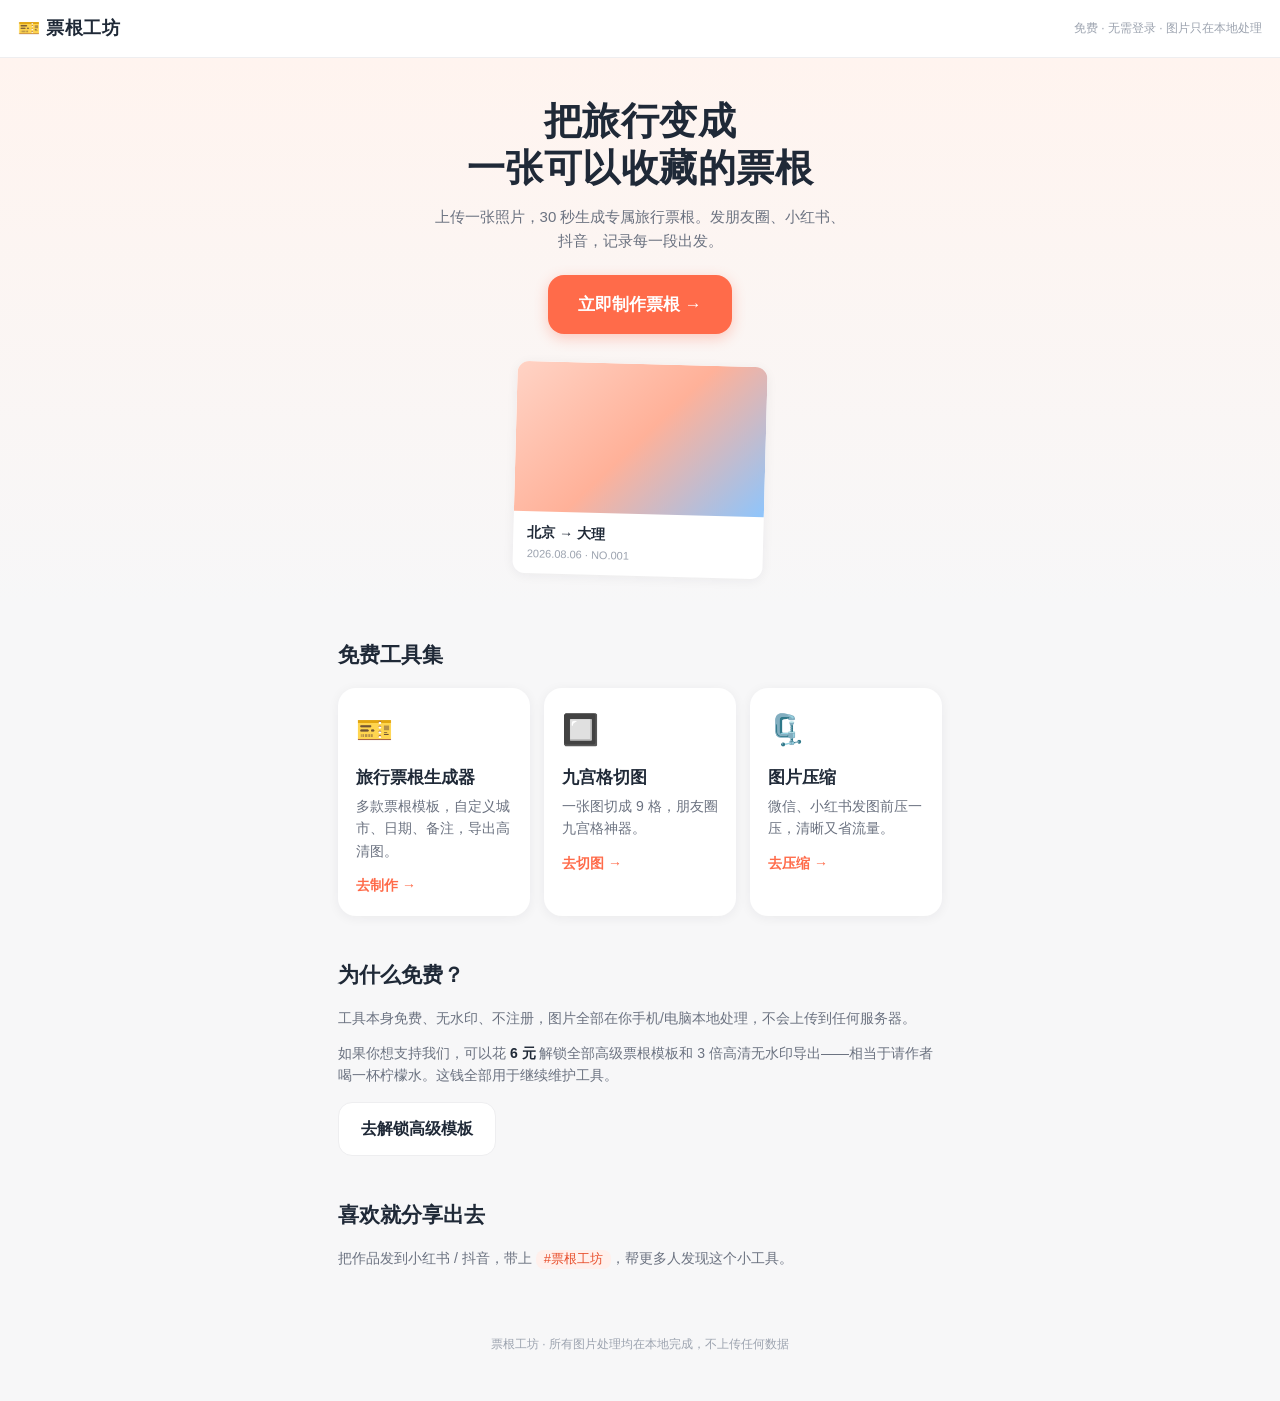
<file: index.html>
<!DOCTYPE html>
<html lang="zh-CN">
<head>
  <meta charset="UTF-8">
  <meta name="viewport" content="width=device-width, initial-scale=1, viewport-fit=cover">
  <meta name="theme-color" content="#FF6B4A">
  <meta name="description" content="旅行票根生成器 - 把旅行照片变成一张值得收藏的票根，还有九宫格切图和图片压缩工具，全部免费使用。">
  <meta property="og:title" content="票根工坊 - 把旅行变成一张票根">
  <meta property="og:description" content="30 秒生成专属旅行票根，免费在线工具，图片只在本地处理。">
  <meta property="og:type" content="website">
  <meta property="og:image" content="assets/og-cover.png">
  <meta name="twitter:card" content="summary_large_image">
  <title>票根工坊 - 把旅行变成一张票根</title>
  <link rel="manifest" href="manifest.webmanifest">
  <link rel="icon" href="assets/icon.svg" type="image/svg+xml">
  <link rel="apple-touch-icon" href="assets/icon-192.png">
  <link rel="stylesheet" href="css/style.css">
</head>
<body>
  <header class="site-header">
    <div class="logo">🎫 票根工坊</div>
    <div class="header-tag">免费 · 无需登录 · 图片只在本地处理</div>
  </header>

  <main>
    <section class="hero">
      <h1>把旅行变成<br>一张可以收藏的票根</h1>
      <p class="hero-sub">上传一张照片，30 秒生成专属旅行票根。发朋友圈、小红书、抖音，记录每一段出发。</p>
      <a class="btn btn-primary btn-lg" href="ticket.html">立即制作票根 →</a>
      <div class="hero-demo" aria-hidden="true">
        <div class="demo-card">
          <div class="demo-photo"></div>
          <div class="demo-info">
            <span class="demo-city">北京 → 大理</span>
            <span class="demo-date">2026.08.06 · NO.001</span>
          </div>
        </div>
      </div>
    </section>

    <section class="tools">
      <h2>免费工具集</h2>
      <div class="tool-grid">
        <a class="tool-card" href="ticket.html">
          <div class="tool-icon">🎫</div>
          <h3>旅行票根生成器</h3>
          <p>多款票根模板，自定义城市、日期、备注，导出高清图。</p>
          <span class="tool-cta">去制作 →</span>
        </a>
        <a class="tool-card" href="grid.html">
          <div class="tool-icon">🔲</div>
          <h3>九宫格切图</h3>
          <p>一张图切成 9 格，朋友圈九宫格神器。</p>
          <span class="tool-cta">去切图 →</span>
        </a>
        <a class="tool-card" href="compress.html">
          <div class="tool-icon">🗜️</div>
          <h3>图片压缩</h3>
          <p>微信、小红书发图前压一压，清晰又省流量。</p>
          <span class="tool-cta">去压缩 →</span>
        </a>
      </div>
    </section>

    <section class="why-free">
      <h2>为什么免费？</h2>
      <p>工具本身免费、无水印、不注册，图片全部在你手机/电脑本地处理，不会上传到任何服务器。</p>
      <p>如果你想支持我们，可以花 <strong>6 元</strong> 解锁全部高级票根模板和 3 倍高清无水印导出——相当于请作者喝一杯柠檬水。这钱全部用于继续维护工具。</p>
      <a class="btn btn-outline" href="ticket.html#unlock">去解锁高级模板</a>
    </section>

    <section class="share">
      <h2>喜欢就分享出去</h2>
      <p>把作品发到小红书 / 抖音，带上 <code>#票根工坊</code>，帮更多人发现这个小工具。</p>
    </section>
  </main>

  <footer class="site-footer">
    <p>票根工坊 · 所有图片处理均在本地完成，不上传任何数据</p>
  </footer>

  <script src="js/common.js"></script>
</body>
</html>
</file>
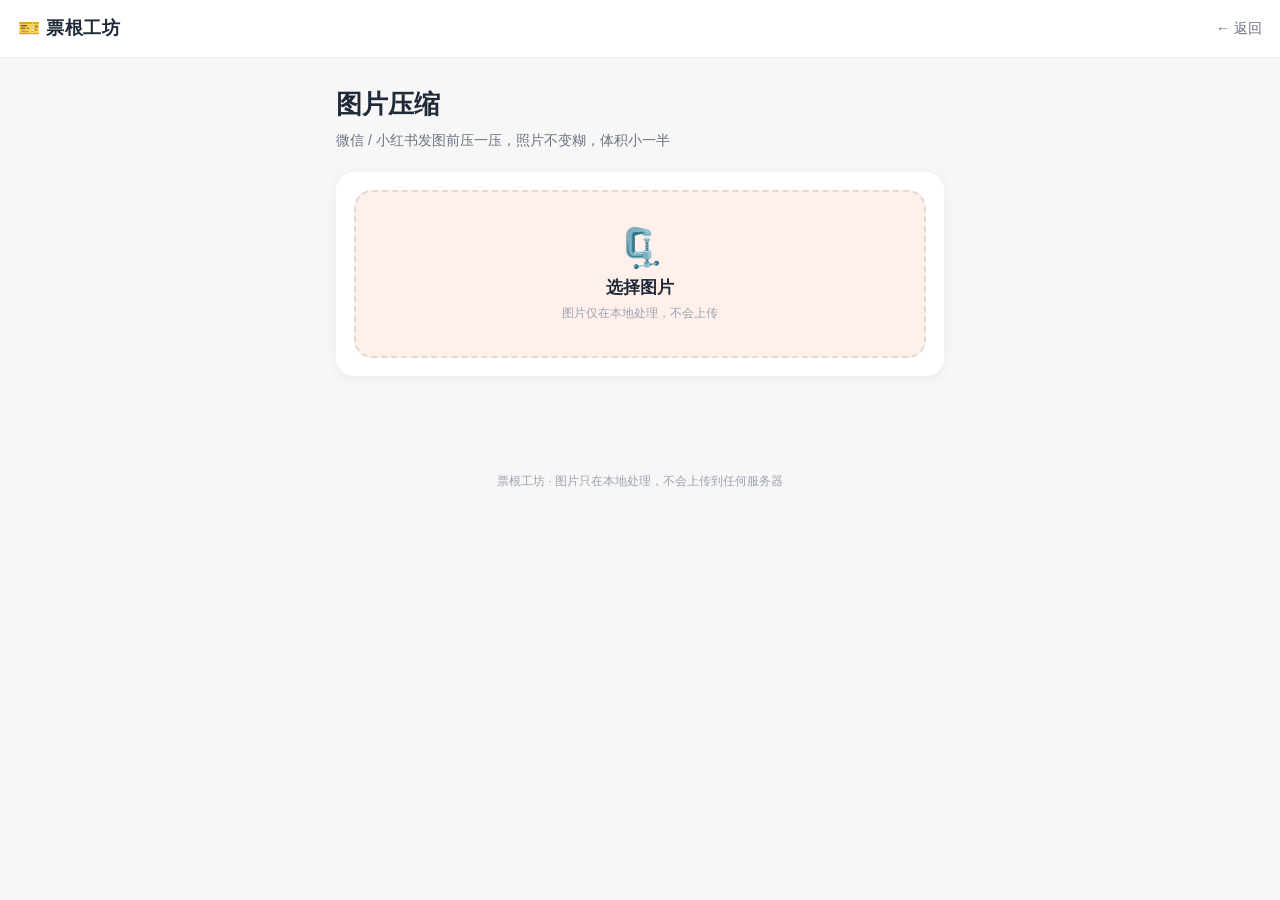
<file: compress.html>
<!DOCTYPE html>
<html lang="zh-CN">
<head>
  <meta charset="UTF-8">
  <meta name="viewport" content="width=device-width, initial-scale=1, viewport-fit=cover">
  <meta name="theme-color" content="#FF6B4A">
  <meta name="description" content="免费在线图片压缩工具 - 压缩图片体积，保持清晰度，完全本地处理。">
  <title>图片压缩 - 票根工坊</title>
  <link rel="manifest" href="manifest.webmanifest">
  <link rel="icon" href="assets/icon.svg" type="image/svg+xml">
  <link rel="apple-touch-icon" href="assets/icon-192.png">
  <link rel="stylesheet" href="css/style.css">
</head>
<body>
  <header class="site-header">
    <a class="logo" href="index.html">🎫 票根工坊</a>
    <a class="back-link" href="index.html">← 返回</a>
  </header>

  <main class="page-main">
    <h1 class="page-title">图片压缩</h1>
    <p class="page-desc">微信 / 小红书发图前压一压，照片不变糊，体积小一半</p>

    <section class="step-card">
      <input type="file" id="compressInput" accept="image/*" hidden>
      <button class="upload-btn" id="compressUploadBtn" type="button">
        <span class="upload-icon">🗜️</span>
        <span>选择图片</span>
        <small>图片仅在本地处理，不会上传</small>
      </button>
    </section>

    <section class="step-card" id="compressEditor" hidden>
      <div class="field-group">
        <label for="qualityRange">压缩质量：<span id="qualityValue">70</span>%</label>
        <input type="range" id="qualityRange" min="20" max="100" value="70">
      </div>
      <div class="field-group">
        <label for="maxWidthRange">最大宽度：<span id="maxWidthValue">1920</span>px</label>
        <input type="range" id="maxWidthRange" min="480" max="3840" step="120" value="1920">
      </div>
      <div class="compress-preview" id="compressPreview"></div>
      <div class="size-compare" id="sizeCompare"></div>
      <div class="btn-row">
        <button class="btn btn-primary btn-block" id="compressDownload" type="button">下载压缩后的图片</button>
      </div>
    </section>
  </main>

  <footer class="site-footer">
    <p>票根工坊 · 图片只在本地处理，不会上传到任何服务器</p>
  </footer>

  <script src="js/common.js"></script>
  <script src="js/compress.js"></script>
</body>
</html>
</file>
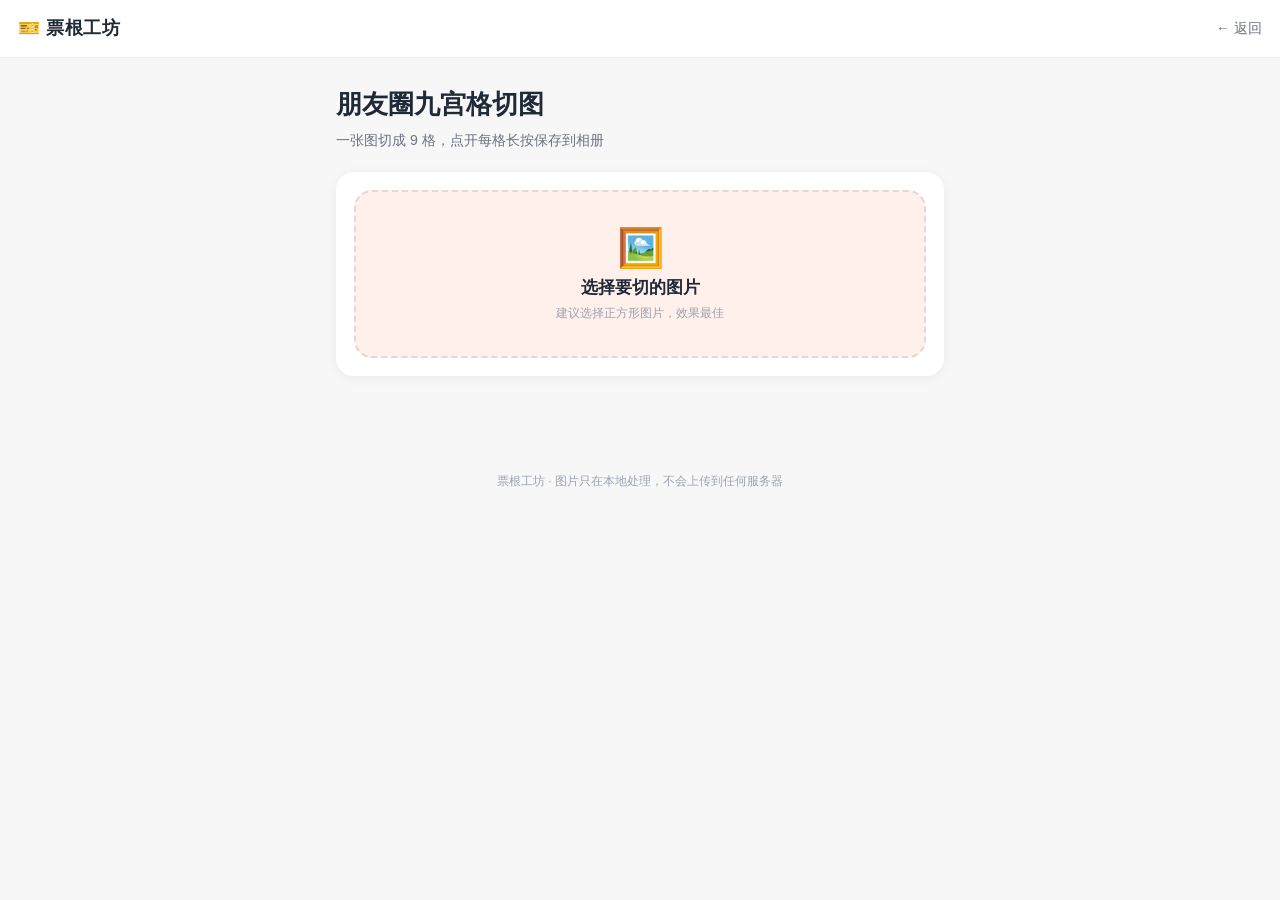
<file: grid.html>
<!DOCTYPE html>
<html lang="zh-CN">
<head>
  <meta charset="UTF-8">
  <meta name="viewport" content="width=device-width, initial-scale=1, viewport-fit=cover">
  <meta name="theme-color" content="#FF6B4A">
  <meta name="description" content="朋友圈九宫格切图工具 - 一张图切成 9 格，长按即可保存。">
  <title>九宫格切图 - 票根工坊</title>
  <link rel="manifest" href="manifest.webmanifest">
  <link rel="icon" href="assets/icon.svg" type="image/svg+xml">
  <link rel="apple-touch-icon" href="assets/icon-192.png">
  <link rel="stylesheet" href="css/style.css">
</head>
<body>
  <header class="site-header">
    <a class="logo" href="index.html">🎫 票根工坊</a>
    <a class="back-link" href="index.html">← 返回</a>
  </header>

  <main class="page-main">
    <h1 class="page-title">朋友圈九宫格切图</h1>
    <p class="page-desc">一张图切成 9 格，点开每格长按保存到相册</p>

    <section class="step-card">
      <input type="file" id="gridInput" accept="image/*" hidden>
      <button class="upload-btn" id="gridUploadBtn" type="button">
        <span class="upload-icon">🖼️</span>
        <span>选择要切的图片</span>
        <small>建议选择正方形图片，效果最佳</small>
      </button>
    </section>

    <section class="step-card" id="gridEditor" hidden>
      <div class="field-group">
        <label>切分方式</label>
        <div class="segment-row" id="gridModeRow">
          <button class="segment active" data-mode="3" type="button">3 × 3</button>
          <button class="segment" data-mode="2" type="button">2 × 2</button>
          <button class="segment" data-mode="4" type="button">4 × 3</button>
        </div>
      </div>
      <div class="grid-preview" id="gridPreview"></div>
      <div class="btn-row">
        <button class="btn btn-primary btn-block" id="gridSaveAll" type="button">依次下载全部（9 张）</button>
      </div>
      <p class="tiny-note">手机上点击「依次下载」会逐张保存；也可以长按下面任意一张单独保存。</p>
    </section>
  </main>

  <footer class="site-footer">
    <p>票根工坊 · 图片只在本地处理，不会上传到任何服务器</p>
  </footer>

  <script src="js/common.js"></script>
  <script src="js/grid.js"></script>
</body>
</html>
</file>
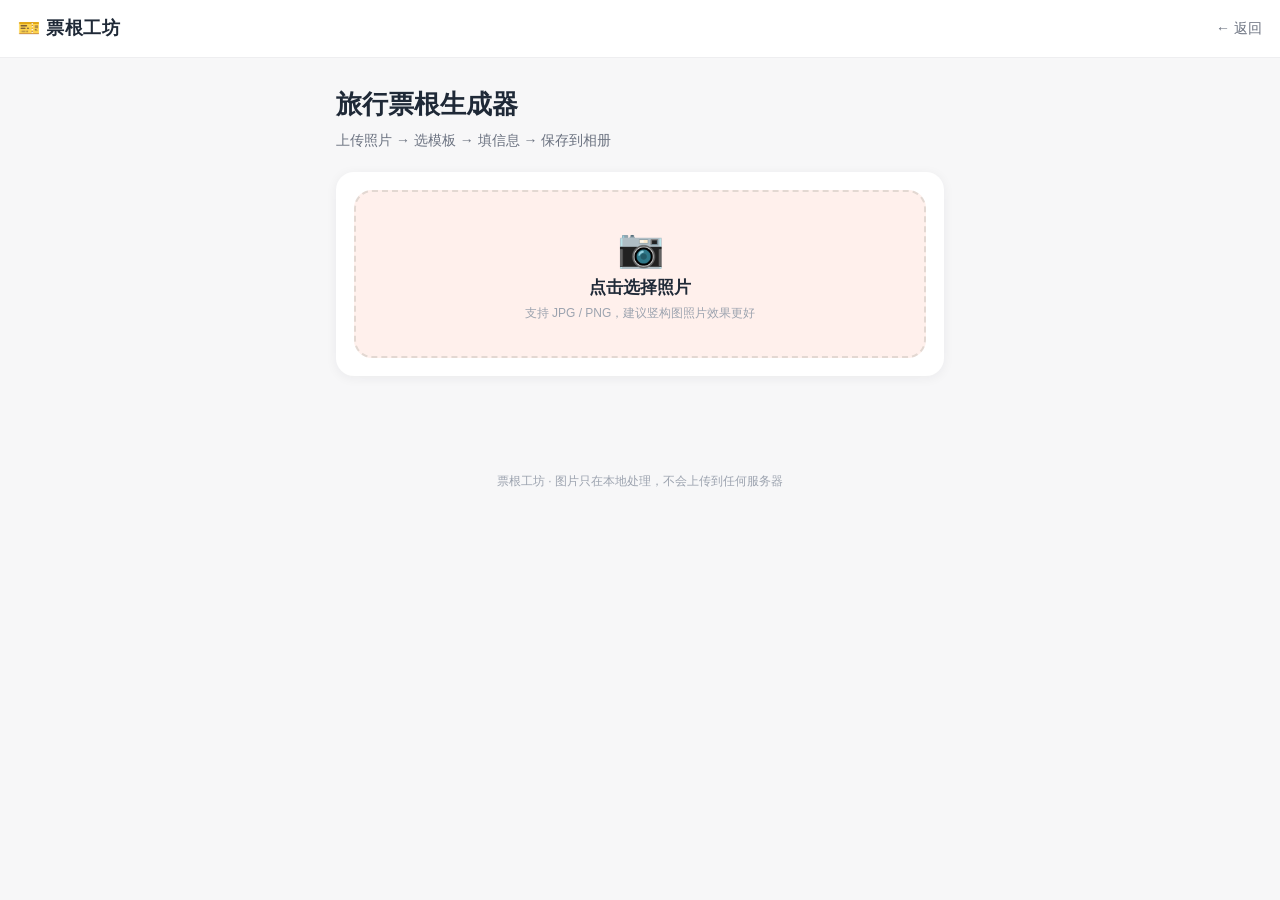
<file: ticket.html>
<!DOCTYPE html>
<html lang="zh-CN">
<head>
  <meta charset="UTF-8">
  <meta name="viewport" content="width=device-width, initial-scale=1, viewport-fit=cover">
  <meta name="theme-color" content="#FF6B4A">
  <meta name="description" content="旅行票根生成器 - 上传照片，自定义城市、日期、备注，一键生成高清旅行票根。">
  <meta property="og:title" content="票根工坊 - 把旅行变成一张票根">
  <meta property="og:description" content="30 秒生成专属旅行票根，免费在线工具，图片只在本地处理。">
  <meta property="og:type" content="website">
  <meta property="og:image" content="assets/og-cover.png">
  <meta name="twitter:card" content="summary_large_image">
  <title>旅行票根生成器 - 票根工坊</title>
  <link rel="manifest" href="manifest.webmanifest">
  <link rel="icon" href="assets/icon.svg" type="image/svg+xml">
  <link rel="apple-touch-icon" href="assets/icon-192.png">
  <link rel="stylesheet" href="css/style.css">
</head>
<body>
  <header class="site-header">
    <a class="logo" href="index.html">🎫 票根工坊</a>
    <a class="back-link" href="index.html">← 返回</a>
  </header>

  <main class="page-main">
    <h1 class="page-title">旅行票根生成器</h1>
    <p class="page-desc">上传照片 → 选模板 → 填信息 → 保存到相册</p>

    <section class="step-card upload-card" id="uploadCard">
      <input type="file" id="photoInput" accept="image/*" hidden>
      <button class="upload-btn" id="uploadBtn" type="button">
        <span class="upload-icon">📷</span>
        <span>点击选择照片</span>
        <small>支持 JPG / PNG，建议竖构图照片效果更好</small>
      </button>
    </section>

    <section class="step-card editor-card" id="editorCard" hidden>
      <div class="preview-wrap">
        <canvas id="previewCanvas"></canvas>
      </div>

      <div class="field-group">
        <label>票根模板</label>
        <div class="template-row" id="templateRow"></div>
        <div class="template-lock-hint" id="templateLockHint" hidden>🔒 高级模板：解锁后可用</div>
      </div>

      <div class="field-group">
        <label for="cityInput">城市（目的地）</label>
        <input type="text" id="cityInput" placeholder="例：大理 / Tokyo / Paris" maxlength="24">
      </div>

      <div class="field-group">
        <label for="countryInput">国家 / 地区（选填）</label>
        <input type="text" id="countryInput" placeholder="例：中国 / 日本 / France" maxlength="20">
      </div>

      <div class="field-group">
        <label for="dateInput">日期</label>
        <input type="text" id="dateInput" placeholder="例：2026.08.06" maxlength="14">
      </div>

      <div class="field-group">
        <label for="noInput">编号（选填）</label>
        <input type="text" id="noInput" placeholder="例：NO.001 / 2026-08" maxlength="12">
      </div>

      <div class="field-group">
        <label for="noteInput">备注（选填，最多两行）</label>
        <textarea id="noteInput" rows="2" maxlength="60" placeholder="例：风很大，海很蓝，下次还来。"></textarea>
      </div>

      <div class="btn-row">
        <button class="btn btn-primary btn-block" id="exportBtn" type="button">保存高清图片</button>
        <button class="btn btn-outline btn-block" id="shareBtn" type="button">📤 分享给朋友</button>
        <button class="btn btn-outline btn-block" id="unlockBtn" type="button">🔓 解锁全部模板</button>
      </div>
      <p class="tiny-note" id="watermarkNote"></p>
    </section>
  </main>

  <div class="modal" id="unlockModal" hidden>
    <div class="modal-mask" id="unlockMask"></div>
    <div class="modal-box">
      <button class="modal-close" id="unlockClose" type="button">✕</button>
      <h2>解锁高级模板</h2>
      <p class="modal-desc">一次买断 <strong>6 元</strong>，永久解锁：</p>
      <ul class="unlock-list">
        <li>全部 <span id="proTemplateCount">3</span> 款高级票根模板</li>
        <li>3 倍超高清导出（适合打印 / 发大图）</li>
        <li>导出无水印</li>
        <li>永久有效，换设备不丢</li>
      </ul>
      <div class="qr-placeholder" id="qrPlaceholder">
        <p>👇 扫码支付 6 元后，把付款截图发给我们领取解锁码</p>
        <div class="qr-box" id="qrBox">
          <span>收款码占位<br>（把收款码图片放到 assets/pay-qr.png 即可自动显示）</span>
        </div>
      </div>
      <div class="code-row">
        <input type="text" id="codeInput" placeholder="输入解锁码">
        <button class="btn btn-primary" id="codeSubmit" type="button">激活</button>
      </div>
      <p class="tiny-note" id="unlockStatus"></p>
    </div>
  </div>

  <footer class="site-footer">
    <p>票根工坊 · 图片只在本地处理，不会上传到任何服务器</p>
  </footer>

  <script src="js/config.js"></script>
  <script src="js/common.js"></script>
  <script src="js/ticket.js"></script>
</body>
</html>
</file>
<file: css/style.css>
:root {
  --primary: #FF6B4A;
  --primary-dark: #E8502E;
  --primary-soft: #FFF0EC;
  --ink: #1F2937;
  --ink-2: #6B7280;
  --ink-3: #9CA3AF;
  --bg: #F7F7F8;
  --card: #FFFFFF;
  --line: #EEEEF0;
  --radius: 18px;
  --shadow: 0 2px 12px rgba(31, 41, 55, .06);
}

* { box-sizing: border-box; -webkit-tap-highlight-color: transparent; }

html { scroll-behavior: smooth; }

body {
  margin: 0;
  font-family: -apple-system, BlinkMacSystemFont, "PingFang SC", "HarmonyOS Sans SC", "Microsoft YaHei", "Segoe UI", Roboto, sans-serif;
  background: var(--bg);
  color: var(--ink);
  line-height: 1.6;
  -webkit-font-smoothing: antialiased;
}

a { color: inherit; text-decoration: none; }
img { max-width: 100%; display: block; }

/* ---------- header / footer ---------- */
.site-header {
  display: flex;
  align-items: center;
  justify-content: space-between;
  padding: 14px 18px;
  background: var(--card);
  position: sticky;
  top: 0;
  z-index: 20;
  border-bottom: 1px solid var(--line);
}

.logo { font-size: 18px; font-weight: 800; letter-spacing: .5px; }
.header-tag { font-size: 12px; color: var(--ink-3); }
.back-link { font-size: 14px; color: var(--ink-2); }

.site-footer {
  padding: 28px 18px 36px;
  text-align: center;
  color: var(--ink-3);
  font-size: 12px;
}

/* ---------- buttons ---------- */
.btn {
  display: inline-flex;
  align-items: center;
  justify-content: center;
  gap: 6px;
  border: 0;
  border-radius: 14px;
  padding: 13px 22px;
  font-size: 16px;
  font-weight: 700;
  cursor: pointer;
  font-family: inherit;
  transition: transform .08s ease, opacity .15s ease;
  text-align: center;
}

.btn:active { transform: scale(.97); }

.btn-primary {
  background: var(--primary);
  color: #fff;
  box-shadow: 0 4px 14px rgba(255, 107, 74, .32);
}

.btn-primary:hover { background: var(--primary-dark); }

.btn-outline {
  background: var(--card);
  color: var(--ink);
  border: 1.5px solid var(--line);
}

.btn-block { width: 100%; }
.btn-lg { padding: 16px 30px; font-size: 17px; border-radius: 16px; }

/* ---------- hero ---------- */
.hero {
  padding: 40px 20px 28px;
  text-align: center;
  background: linear-gradient(180deg, #FFF4EF 0%, var(--bg) 100%);
}

.hero h1 {
  margin: 0 0 12px;
  font-size: 32px;
  line-height: 1.25;
  letter-spacing: .5px;
}

.hero-sub {
  margin: 0 auto 22px;
  max-width: 420px;
  color: var(--ink-2);
  font-size: 15px;
}

.hero-demo { margin-top: 30px; display: flex; justify-content: center; }

.demo-card {
  width: 250px;
  background: #fff;
  border-radius: 12px;
  overflow: hidden;
  box-shadow: var(--shadow);
  text-align: left;
  transform: rotate(1.5deg);
}

.demo-photo {
  height: 150px;
  background: linear-gradient(135deg, #FFD3C5 0%, #FFB199 50%, #8EC5FC 100%);
}

.demo-info {
  padding: 10px 14px;
  display: flex;
  flex-direction: column;
  gap: 2px;
}

.demo-city { font-weight: 800; font-size: 14px; }
.demo-date { color: var(--ink-3); font-size: 11px; }

/* ---------- sections ---------- */
.tools, .why-free, .share {
  padding: 34px 18px 8px;
  max-width: 640px;
  margin: 0 auto;
}

.tools h2, .why-free h2, .share h2 { margin: 0 0 16px; font-size: 21px; }

.tool-grid {
  display: grid;
  grid-template-columns: 1fr;
  gap: 14px;
}

.tool-card {
  background: var(--card);
  border-radius: var(--radius);
  padding: 18px;
  box-shadow: var(--shadow);
  display: block;
}

.tool-icon { font-size: 30px; }
.tool-card h3 { margin: 10px 0 4px; font-size: 17px; }
.tool-card p { margin: 0 0 10px; color: var(--ink-2); font-size: 14px; }
.tool-cta { color: var(--primary); font-weight: 700; font-size: 14px; }

.why-free p { color: var(--ink-2); font-size: 14px; margin: 0 0 12px; }
.why-free strong { color: var(--ink); }
.why-free .btn { margin-top: 4px; }

.share { padding-bottom: 10px; }
.share p { color: var(--ink-2); font-size: 14px; }
.share code {
  background: var(--primary-soft);
  color: var(--primary-dark);
  padding: 2px 8px;
  border-radius: 8px;
  font-size: 13px;
}

/* ---------- tool pages ---------- */
.page-main {
  max-width: 640px;
  margin: 0 auto;
  padding: 26px 16px 40px;
}

.page-title { margin: 0 0 4px; font-size: 26px; }
.page-desc { margin: 0 0 20px; color: var(--ink-2); font-size: 14px; }

.step-card {
  background: var(--card);
  border-radius: var(--radius);
  padding: 18px;
  box-shadow: var(--shadow);
  margin-bottom: 16px;
}

.upload-btn {
  width: 100%;
  border: 2px dashed #E3D8D2;
  border-radius: var(--radius);
  background: var(--primary-soft);
  padding: 34px 16px;
  display: flex;
  flex-direction: column;
  align-items: center;
  gap: 6px;
  cursor: pointer;
  font-family: inherit;
  color: var(--ink);
  font-size: 17px;
  font-weight: 700;
}

.upload-btn:hover { border-color: var(--primary); }
.upload-icon { font-size: 38px; }
.upload-btn small { font-weight: 400; color: var(--ink-3); font-size: 12px; }

/* ---------- form ---------- */
.field-group { margin-bottom: 16px; }
.field-group label {
  display: block;
  font-size: 13px;
  font-weight: 700;
  color: var(--ink-2);
  margin-bottom: 8px;
}

input[type="text"], textarea {
  width: 100%;
  border: 1.5px solid var(--line);
  border-radius: 12px;
  padding: 12px 14px;
  font-size: 15px;
  font-family: inherit;
  color: var(--ink);
  background: #FCFCFD;
  outline: none;
  resize: none;
}

input[type="text"]:focus, textarea:focus {
  border-color: var(--primary);
  background: #fff;
}

input[type="range"] {
  width: 100%;
  accent-color: var(--primary);
}

.tiny-note { color: var(--ink-3); font-size: 12px; margin: 10px 0 0; text-align: center; }

.btn-row { display: flex; flex-direction: column; gap: 10px; margin-top: 4px; }

/* ---------- preview / template ---------- */
.preview-wrap {
  background: #2A2F3A;
  border-radius: 14px;
  padding: 14px;
  margin-bottom: 18px;
  display: flex;
  justify-content: center;
  min-height: 220px;
}

#previewCanvas { max-width: 100%; height: auto; border-radius: 6px; box-shadow: 0 4px 18px rgba(0,0,0,.35); }

.template-row {
  display: flex;
  gap: 10px;
  overflow-x: auto;
  padding-bottom: 6px;
  -webkit-overflow-scrolling: touch;
}

.template-item {
  flex: 0 0 auto;
  width: 92px;
  border: 2px solid var(--line);
  border-radius: 12px;
  padding: 8px;
  background: #fff;
  cursor: pointer;
  text-align: center;
  transition: border-color .12s ease;
}

.template-item.active { border-color: var(--primary); }
.template-item canvas { width: 100%; height: 62px; border-radius: 6px; display: block; }
.template-item span {
  display: block;
  font-size: 11px;
  color: var(--ink-2);
  margin-top: 6px;
  font-weight: 600;
}
.template-item.locked span { color: var(--ink-3); }

.template-lock-hint {
  margin-top: 8px;
  font-size: 12px;
  color: var(--primary-dark);
  background: var(--primary-soft);
  border-radius: 10px;
  padding: 8px 12px;
}

/* ---------- grid / compress ---------- */
.segment-row { display: flex; gap: 10px; }
.segment {
  flex: 1;
  border: 1.5px solid var(--line);
  background: #fff;
  border-radius: 12px;
  padding: 10px;
  font-size: 14px;
  font-weight: 700;
  cursor: pointer;
  font-family: inherit;
  color: var(--ink-2);
}
.segment.active { border-color: var(--primary); color: var(--primary); background: var(--primary-soft); }

.grid-preview {
  display: grid;
  gap: 2px;
  background: #2A2F3A;
  padding: 2px;
  border-radius: 12px;
  margin-bottom: 14px;
}

.grid-preview img {
  width: 100%;
  aspect-ratio: 1;
  object-fit: cover;
  border-radius: 4px;
  cursor: pointer;
  background: #333;
}

.compress-preview { display: flex; justify-content: center; margin-bottom: 12px; }
.compress-preview img { max-height: 340px; border-radius: 12px; }
.size-compare {
  display: flex;
  justify-content: space-between;
  gap: 10px;
  margin-bottom: 14px;
}
.size-box {
  flex: 1;
  border-radius: 12px;
  padding: 10px;
  text-align: center;
  font-size: 13px;
}
.size-box small { display: block; color: var(--ink-3); }
.size-box strong { font-size: 15px; }
.size-box.original { background: #F4F4F5; }
.size-box.result { background: #EAF8EF; }
.size-box.result strong { color: #16A34A; }

/* ---------- modal ---------- */
.modal { position: fixed; inset: 0; z-index: 50; display: flex; align-items: flex-end; justify-content: center; }
.modal[hidden] { display: none; }
.modal-mask { position: absolute; inset: 0; background: rgba(20, 24, 32, .55); }
.modal-box {
  position: relative;
  width: 100%;
  max-width: 520px;
  max-height: 88vh;
  overflow-y: auto;
  background: var(--card);
  border-radius: 22px 22px 0 0;
  padding: 26px 20px 30px;
  animation: slideUp .22s ease;
}

@keyframes slideUp {
  from { transform: translateY(40px); opacity: .4; }
  to { transform: translateY(0); opacity: 1; }
}

.modal-close {
  position: absolute;
  top: 14px;
  right: 14px;
  border: 0;
  background: #F4F4F5;
  width: 32px;
  height: 32px;
  border-radius: 50%;
  font-size: 14px;
  cursor: pointer;
  color: var(--ink-2);
}

.modal-box h2 { margin: 0 0 6px; font-size: 22px; }
.modal-desc { color: var(--ink-2); font-size: 14px; margin: 0 0 14px; }
.unlock-list { margin: 0 0 18px; padding-left: 20px; color: var(--ink); font-size: 14px; }
.unlock-list li { margin-bottom: 6px; }

.qr-placeholder { text-align: center; margin-bottom: 16px; }
.qr-placeholder p { font-size: 13px; color: var(--ink-2); margin: 0 0 10px; }
.qr-box {
  width: 190px;
  height: 190px;
  margin: 0 auto;
  border-radius: 12px;
  border: 2px dashed var(--line);
  display: flex;
  align-items: center;
  justify-content: center;
  color: var(--ink-3);
  font-size: 12px;
  text-align: center;
  background: #FAFAFA;
  overflow: hidden;
}
.qr-box img { width: 100%; height: 100%; object-fit: contain; }

.code-row { display: flex; gap: 10px; margin-bottom: 8px; }
.code-row input { flex: 1; text-align: center; font-weight: 700; letter-spacing: 2px; }
.code-row .btn { padding: 12px 18px; flex: 0 0 auto; }

/* ---------- toast ---------- */
.toast {
  position: fixed;
  left: 50%;
  bottom: 30px;
  transform: translateX(-50%);
  background: rgba(20, 24, 32, .9);
  color: #fff;
  padding: 11px 20px;
  border-radius: 999px;
  font-size: 14px;
  z-index: 100;
  max-width: 86vw;
  text-align: center;
  box-shadow: 0 8px 24px rgba(0,0,0,.25);
  animation: toastIn .2s ease;
}

@keyframes toastIn {
  from { opacity: 0; transform: translate(-50%, 12px); }
  to { opacity: 1; transform: translate(-50%, 0); }
}

@media (min-width: 560px) {
  .tool-grid { grid-template-columns: repeat(3, 1fr); }
  .modal { align-items: center; }
  .modal-box { border-radius: 22px; }
  .hero h1 { font-size: 38px; }
}
</file>
